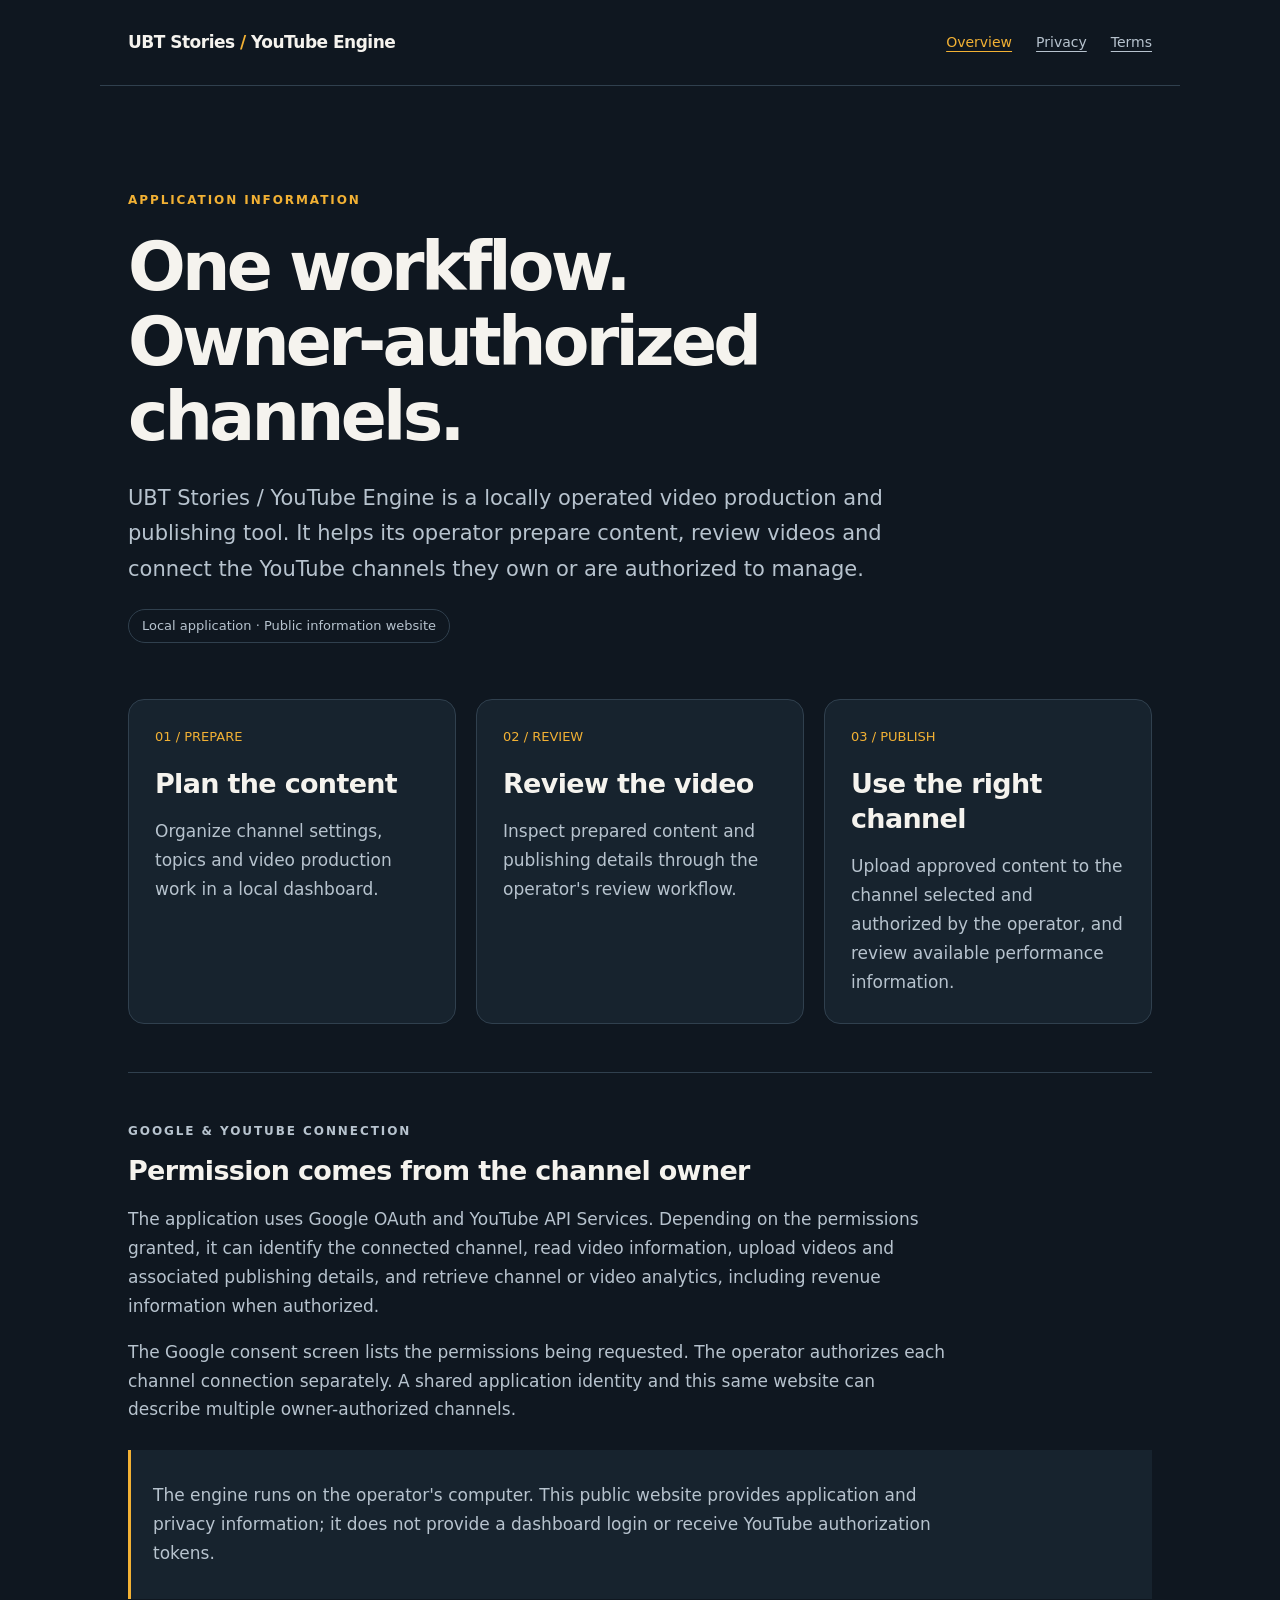
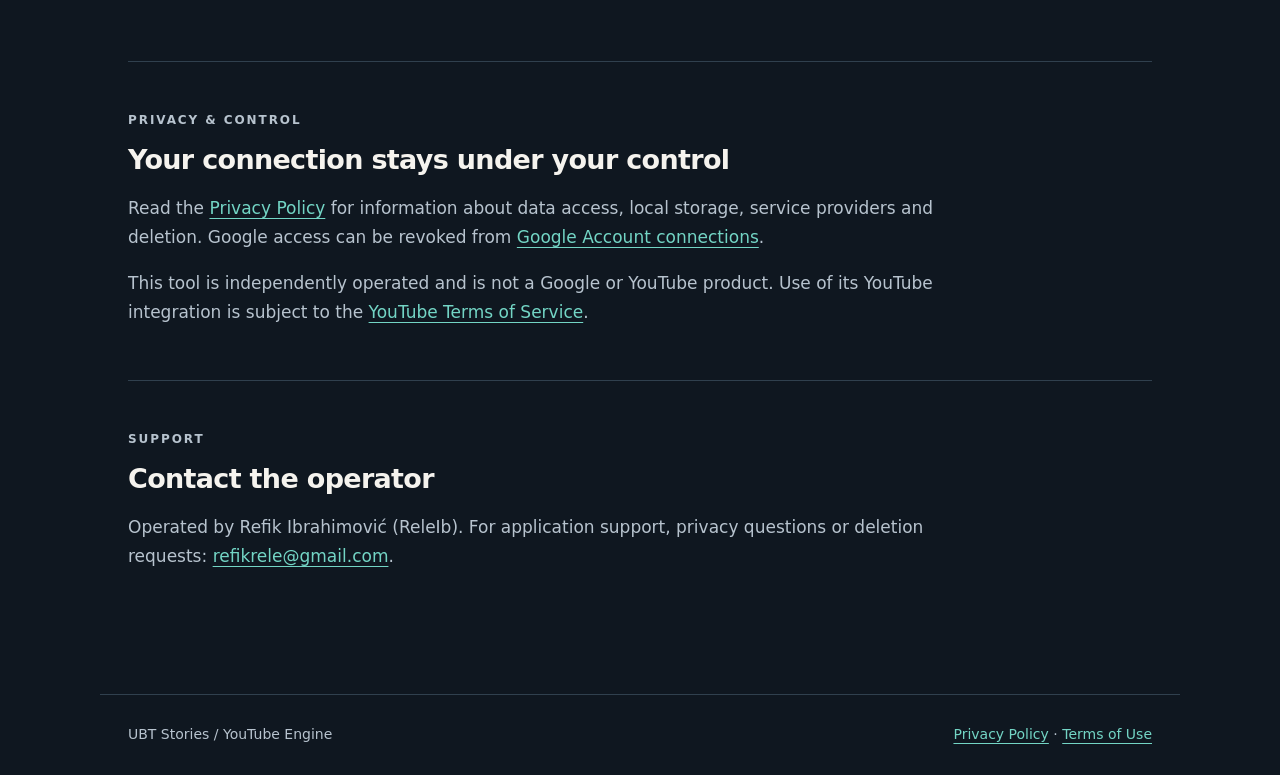
<file: index.html>
<!doctype html>
<html lang="en"><head><meta charset="utf-8"><meta name="viewport" content="width=device-width,initial-scale=1"><meta name="description" content="UBT Stories / YouTube Engine: public information about a locally operated workflow for preparing, reviewing and publishing videos to owner-authorized YouTube channels."><title>UBT Stories · YouTube Engine</title><link rel="stylesheet" href="styles.css"></head>
<body><a class="skip" href="#main">Skip to content</a><header><a class="brand" href="./">UBT Stories <span>/</span> YouTube Engine</a><nav aria-label="Main navigation"><a href="./" aria-current="page">Overview</a><a href="privacy.html">Privacy</a><a href="terms.html">Terms</a></nav></header>
<main id="main"><section class="hero"><p class="eyebrow">Application information</p><h1>One workflow.<br>Owner-authorized channels.</h1><p class="lead">UBT Stories / YouTube Engine is a locally operated video production and publishing tool. It helps its operator prepare content, review videos and connect the YouTube channels they own or are authorized to manage.</p><span class="tag">Local application · Public information website</span></section>
<div class="grid"><section class="card"><span class="number">01 / PREPARE</span><h2>Plan the content</h2><p>Organize channel settings, topics and video production work in a local dashboard.</p></section><section class="card"><span class="number">02 / REVIEW</span><h2>Review the video</h2><p>Inspect prepared content and publishing details through the operator's review workflow.</p></section><section class="card"><span class="number">03 / PUBLISH</span><h2>Use the right channel</h2><p>Upload approved content to the channel selected and authorized by the operator, and review available performance information.</p></section></div>
<section class="section"><p class="eyebrow">Google & YouTube connection</p><h2>Permission comes from the channel owner</h2><p>The application uses Google OAuth and YouTube API Services. Depending on the permissions granted, it can identify the connected channel, read video information, upload videos and associated publishing details, and retrieve channel or video analytics, including revenue information when authorized.</p><p>The Google consent screen lists the permissions being requested. The operator authorizes each channel connection separately. A shared application identity and this same website can describe multiple owner-authorized channels.</p><div class="note"><p>The engine runs on the operator's computer. This public website provides application and privacy information; it does not provide a dashboard login or receive YouTube authorization tokens.</p></div></section>
<section class="section"><p class="eyebrow">Privacy & control</p><h2>Your connection stays under your control</h2><p>Read the <a href="privacy.html">Privacy Policy</a> for information about data access, local storage, service providers and deletion. Google access can be revoked from <a href="https://myaccount.google.com/connections">Google Account connections</a>.</p><p>This tool is independently operated and is not a Google or YouTube product. Use of its YouTube integration is subject to the <a href="https://www.youtube.com/t/terms">YouTube Terms of Service</a>.</p></section>
<section class="section"><p class="eyebrow">Support</p><h2>Contact the operator</h2><p>Operated by Refik Ibrahimović (ReleIb). For application support, privacy questions or deletion requests: <a href="mailto:refikrele@gmail.com">refikrele@gmail.com</a>.</p></section></main>
<footer><span>UBT Stories / YouTube Engine</span><span><a href="privacy.html">Privacy Policy</a> · <a href="terms.html">Terms of Use</a></span></footer></body></html>
</file>
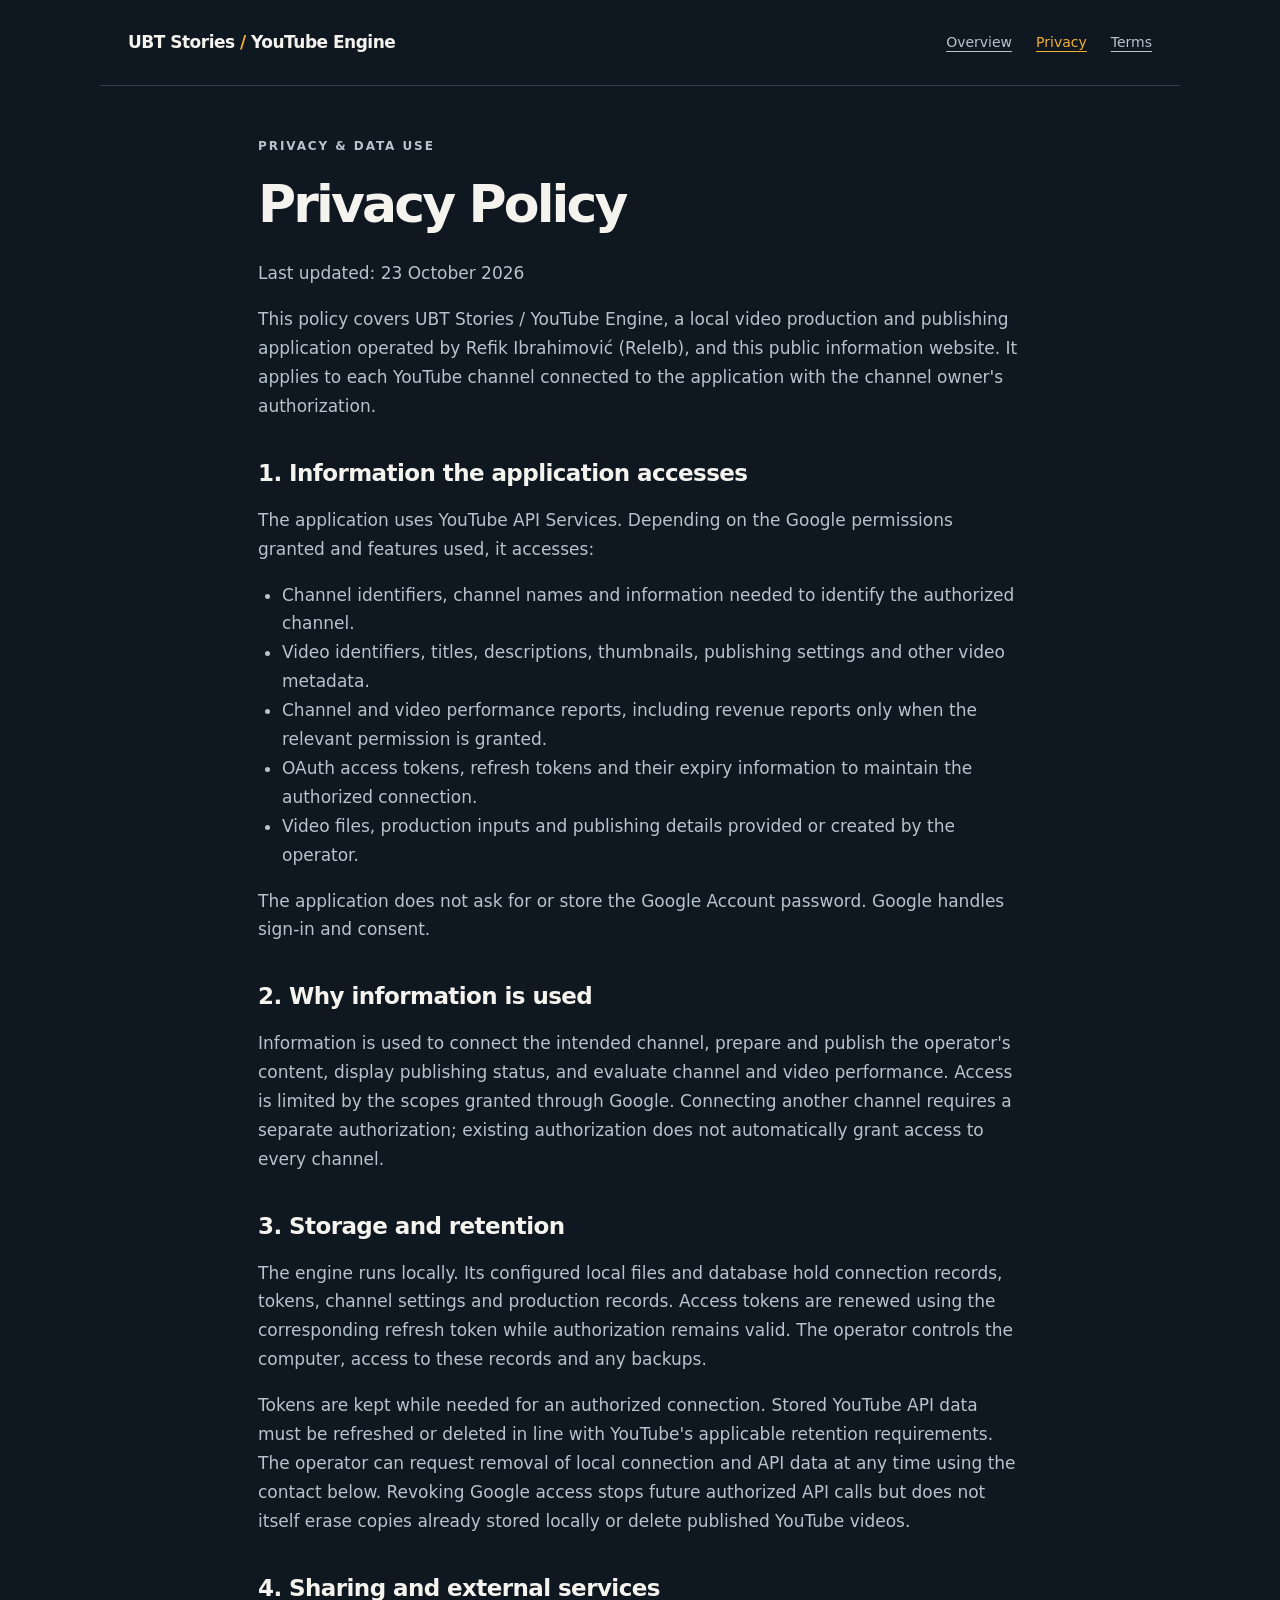
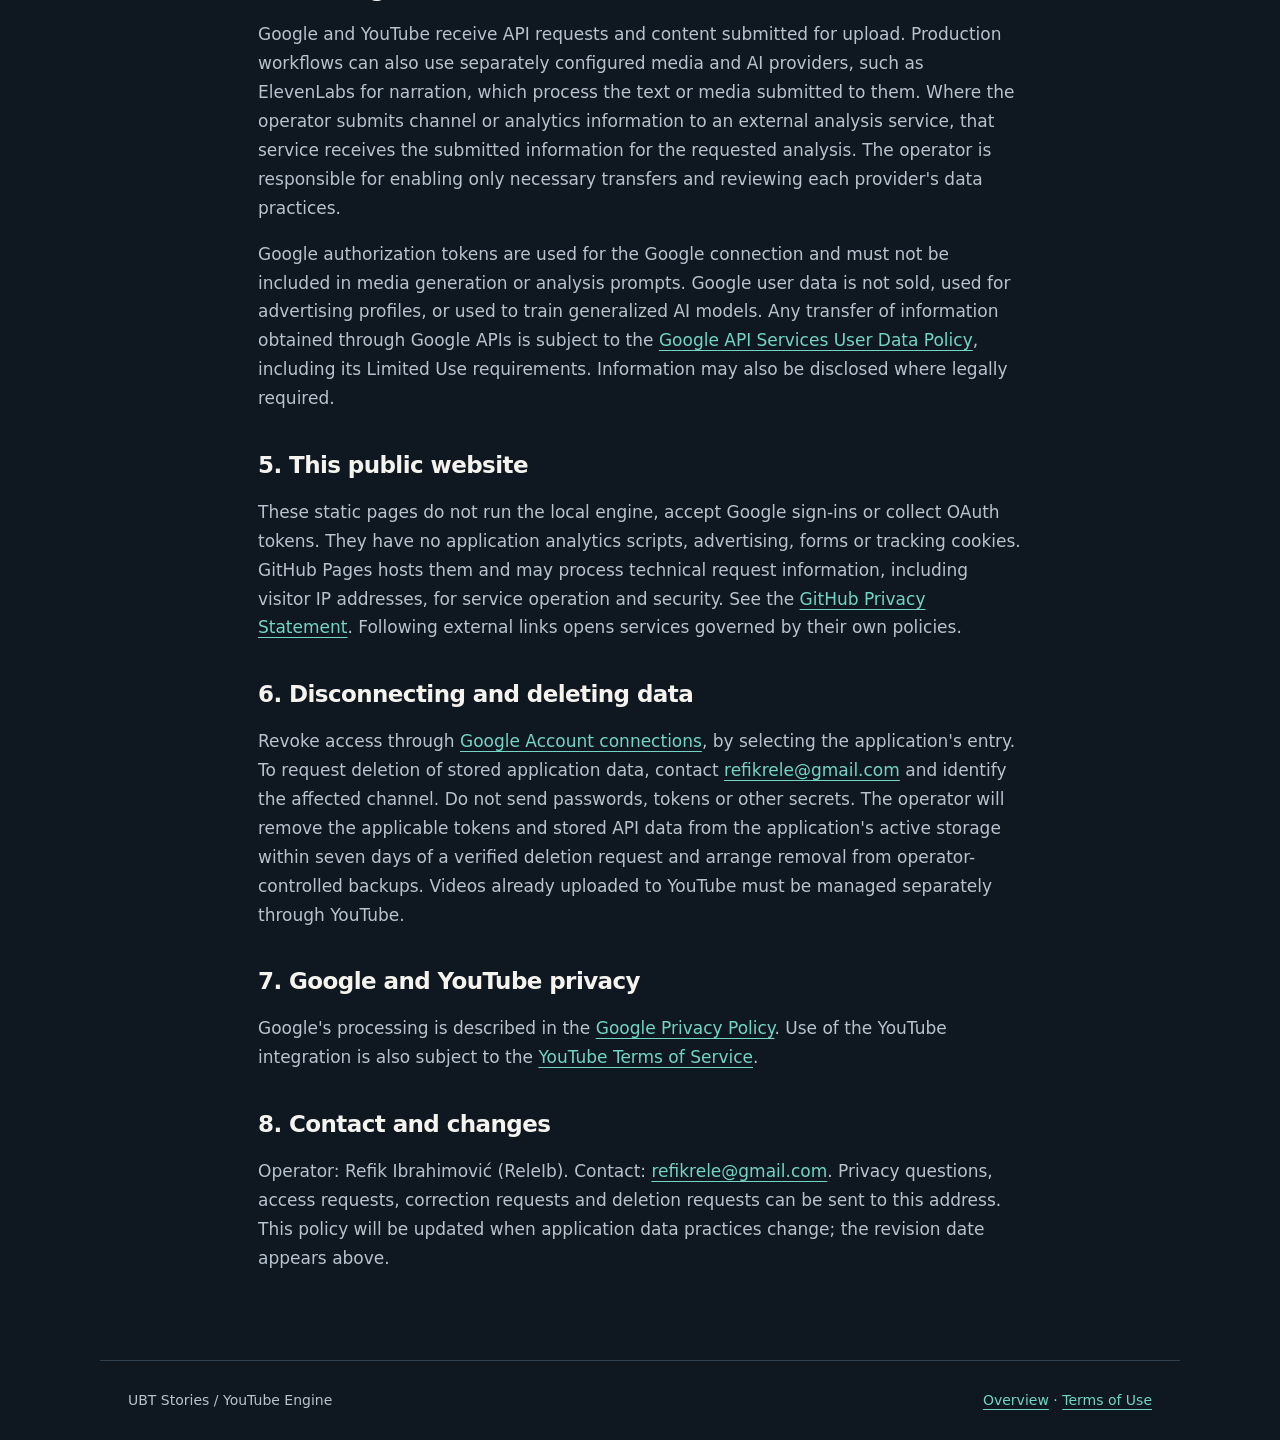
<file: privacy.html>
<!doctype html>
<html lang="en"><head><meta charset="utf-8"><meta name="viewport" content="width=device-width,initial-scale=1"><meta name="description" content="Privacy information for the UBT Stories / YouTube Engine local application and its Google and YouTube connections."><title>Privacy Policy · UBT Stories / YouTube Engine</title><link rel="stylesheet" href="styles.css"></head>
<body><a class="skip" href="#main">Skip to content</a><header><a class="brand" href="./">UBT Stories <span>/</span> YouTube Engine</a><nav aria-label="Main navigation"><a href="./">Overview</a><a href="privacy.html" aria-current="page">Privacy</a><a href="terms.html">Terms</a></nav></header><main id="main" class="legal"><p class="eyebrow">Privacy & data use</p><h1>Privacy Policy</h1><p>Last updated: 23 October 2026</p>
<p>This policy covers UBT Stories / YouTube Engine, a local video production and publishing application operated by Refik Ibrahimović (ReleIb), and this public information website. It applies to each YouTube channel connected to the application with the channel owner's authorization.</p>
<h2>1. Information the application accesses</h2><p>The application uses YouTube API Services. Depending on the Google permissions granted and features used, it accesses:</p><ul><li>Channel identifiers, channel names and information needed to identify the authorized channel.</li><li>Video identifiers, titles, descriptions, thumbnails, publishing settings and other video metadata.</li><li>Channel and video performance reports, including revenue reports only when the relevant permission is granted.</li><li>OAuth access tokens, refresh tokens and their expiry information to maintain the authorized connection.</li><li>Video files, production inputs and publishing details provided or created by the operator.</li></ul><p>The application does not ask for or store the Google Account password. Google handles sign-in and consent.</p>
<h2>2. Why information is used</h2><p>Information is used to connect the intended channel, prepare and publish the operator's content, display publishing status, and evaluate channel and video performance. Access is limited by the scopes granted through Google. Connecting another channel requires a separate authorization; existing authorization does not automatically grant access to every channel.</p>
<h2>3. Storage and retention</h2><p>The engine runs locally. Its configured local files and database hold connection records, tokens, channel settings and production records. Access tokens are renewed using the corresponding refresh token while authorization remains valid. The operator controls the computer, access to these records and any backups.</p><p>Tokens are kept while needed for an authorized connection. Stored YouTube API data must be refreshed or deleted in line with YouTube's applicable retention requirements. The operator can request removal of local connection and API data at any time using the contact below. Revoking Google access stops future authorized API calls but does not itself erase copies already stored locally or delete published YouTube videos.</p>
<h2>4. Sharing and external services</h2><p>Google and YouTube receive API requests and content submitted for upload. Production workflows can also use separately configured media and AI providers, such as ElevenLabs for narration, which process the text or media submitted to them. Where the operator submits channel or analytics information to an external analysis service, that service receives the submitted information for the requested analysis. The operator is responsible for enabling only necessary transfers and reviewing each provider's data practices.</p><p>Google authorization tokens are used for the Google connection and must not be included in media generation or analysis prompts. Google user data is not sold, used for advertising profiles, or used to train generalized AI models. Any transfer of information obtained through Google APIs is subject to the <a href="https://developers.google.com/terms/api-services-user-data-policy">Google API Services User Data Policy</a>, including its Limited Use requirements. Information may also be disclosed where legally required.</p>
<h2>5. This public website</h2><p>These static pages do not run the local engine, accept Google sign-ins or collect OAuth tokens. They have no application analytics scripts, advertising, forms or tracking cookies. GitHub Pages hosts them and may process technical request information, including visitor IP addresses, for service operation and security. See the <a href="https://docs.github.com/en/site-policy/privacy-policies/github-general-privacy-statement">GitHub Privacy Statement</a>. Following external links opens services governed by their own policies.</p>
<h2>6. Disconnecting and deleting data</h2><p>Revoke access through <a href="https://myaccount.google.com/connections">Google Account connections</a>, by selecting the application's entry. To request deletion of stored application data, contact <a href="mailto:refikrele@gmail.com">refikrele@gmail.com</a> and identify the affected channel. Do not send passwords, tokens or other secrets. The operator will remove the applicable tokens and stored API data from the application's active storage within seven days of a verified deletion request and arrange removal from operator-controlled backups. Videos already uploaded to YouTube must be managed separately through YouTube.</p>
<h2>7. Google and YouTube privacy</h2><p>Google's processing is described in the <a href="https://policies.google.com/privacy">Google Privacy Policy</a>. Use of the YouTube integration is also subject to the <a href="https://www.youtube.com/t/terms">YouTube Terms of Service</a>.</p>
<h2>8. Contact and changes</h2><p>Operator: Refik Ibrahimović (ReleIb). Contact: <a href="mailto:refikrele@gmail.com">refikrele@gmail.com</a>. Privacy questions, access requests, correction requests and deletion requests can be sent to this address. This policy will be updated when application data practices change; the revision date appears above.</p></main><footer><span>UBT Stories / YouTube Engine</span><span><a href="./">Overview</a> · <a href="terms.html">Terms of Use</a></span></footer></body></html>
</file>
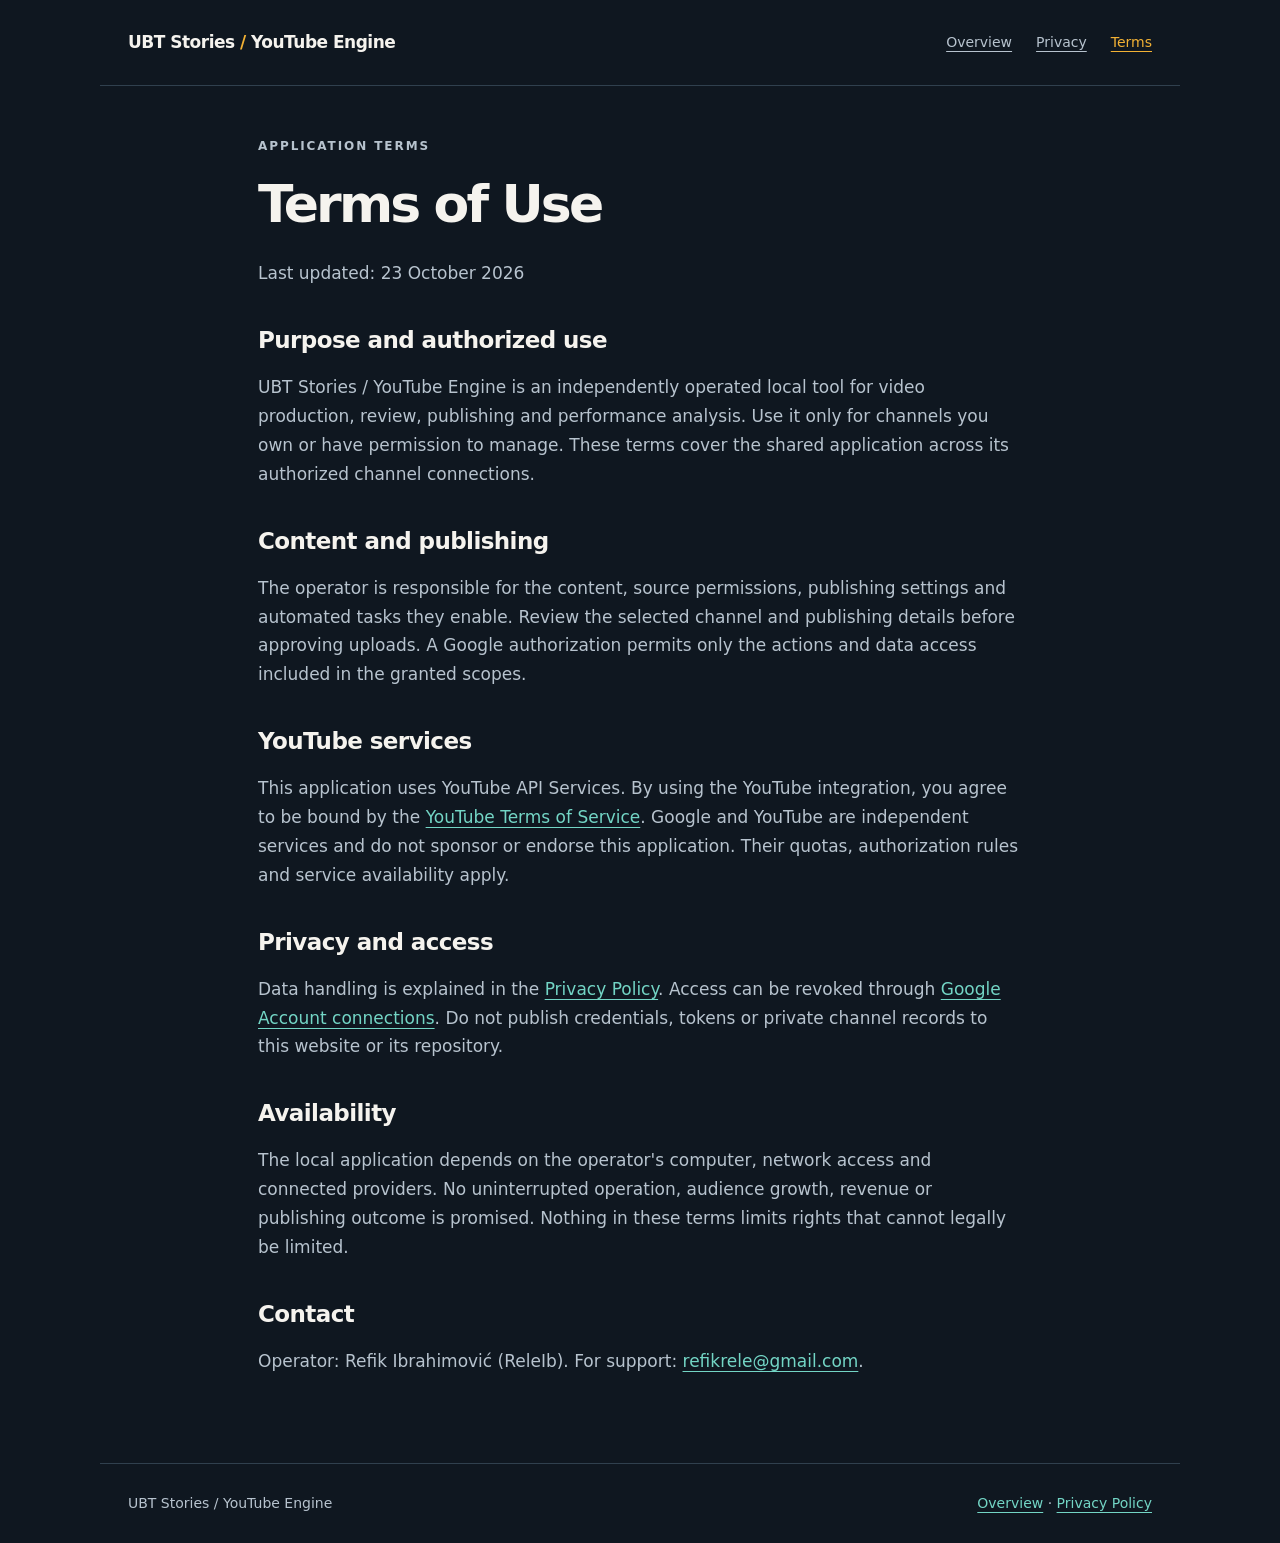
<file: terms.html>
<!doctype html>
<html lang="en"><head><meta charset="utf-8"><meta name="viewport" content="width=device-width,initial-scale=1"><meta name="description" content="Terms for the locally operated UBT Stories / YouTube Engine application."><title>Terms of Use · UBT Stories / YouTube Engine</title><link rel="stylesheet" href="styles.css"></head><body><a class="skip" href="#main">Skip to content</a><header><a class="brand" href="./">UBT Stories <span>/</span> YouTube Engine</a><nav aria-label="Main navigation"><a href="./">Overview</a><a href="privacy.html">Privacy</a><a href="terms.html" aria-current="page">Terms</a></nav></header><main id="main" class="legal"><p class="eyebrow">Application terms</p><h1>Terms of Use</h1><p>Last updated: 23 October 2026</p><h2>Purpose and authorized use</h2><p>UBT Stories / YouTube Engine is an independently operated local tool for video production, review, publishing and performance analysis. Use it only for channels you own or have permission to manage. These terms cover the shared application across its authorized channel connections.</p><h2>Content and publishing</h2><p>The operator is responsible for the content, source permissions, publishing settings and automated tasks they enable. Review the selected channel and publishing details before approving uploads. A Google authorization permits only the actions and data access included in the granted scopes.</p><h2>YouTube services</h2><p>This application uses YouTube API Services. By using the YouTube integration, you agree to be bound by the <a href="https://www.youtube.com/t/terms">YouTube Terms of Service</a>. Google and YouTube are independent services and do not sponsor or endorse this application. Their quotas, authorization rules and service availability apply.</p><h2>Privacy and access</h2><p>Data handling is explained in the <a href="privacy.html">Privacy Policy</a>. Access can be revoked through <a href="https://myaccount.google.com/connections">Google Account connections</a>. Do not publish credentials, tokens or private channel records to this website or its repository.</p><h2>Availability</h2><p>The local application depends on the operator's computer, network access and connected providers. No uninterrupted operation, audience growth, revenue or publishing outcome is promised. Nothing in these terms limits rights that cannot legally be limited.</p><h2>Contact</h2><p>Operator: Refik Ibrahimović (ReleIb). For support: <a href="mailto:refikrele@gmail.com">refikrele@gmail.com</a>.</p></main><footer><span>UBT Stories / YouTube Engine</span><span><a href="./">Overview</a> · <a href="privacy.html">Privacy Policy</a></span></footer></body></html>
</file>
<file: styles.css>
:root{color-scheme:dark;--bg:#0f1720;--panel:#17232e;--text:#f5f3ee;--muted:#b7c3ce;--line:#30404e;--accent:#f2b134;--teal:#73d5c5}*{box-sizing:border-box}html{scroll-behavior:smooth}body{margin:0;background:var(--bg);color:var(--text);font:17px/1.7 system-ui,-apple-system,BlinkMacSystemFont,"Segoe UI",sans-serif}a{color:var(--teal);text-underline-offset:4px}a:hover{color:#fff}a:focus-visible{outline:3px solid var(--accent);outline-offset:5px}header,main,footer{max-width:1080px;margin:auto;padding:28px 28px}header{display:flex;align-items:center;justify-content:space-between;gap:24px;border-bottom:1px solid var(--line)}.brand{font-weight:750;color:var(--text);text-decoration:none;letter-spacing:-.03em}.brand span{color:var(--accent)}nav{display:flex;flex-wrap:wrap;gap:12px 24px;font-size:14px}nav a{color:var(--muted)}nav a[aria-current=page]{color:var(--accent)}.eyebrow{font-size:12px;text-transform:uppercase;letter-spacing:.16em;color:var(--accent);font-weight:700}.hero{padding:64px 0 40px;max-width:850px}h1{font-size:clamp(36px,6vw,68px);line-height:1.1;letter-spacing:-.055em;margin:20px 0 26px}h2{font-size:27px;line-height:1.3;letter-spacing:-.025em;margin:0 0 16px}h3{font-size:20px;line-height:1.4;margin:0 0 12px}.lead{font-size:21px;color:var(--muted);max-width:760px}.tag{display:inline-block;border:1px solid var(--line);border-radius:100px;padding:5px 13px;font-size:13px;color:var(--muted)}.grid{display:grid;grid-template-columns:repeat(3,1fr);gap:20px;margin:16px 0 48px}.card{padding:26px;background:var(--panel);border:1px solid var(--line);border-radius:16px}.card p{margin:0;color:var(--muted)}.number{color:var(--accent);font-size:13px;display:block;margin-bottom:18px}.section{padding:36px 0;border-top:1px solid var(--line)}.section p{max-width:820px;color:var(--muted)}.note{border-left:3px solid var(--accent);padding:14px 22px;background:var(--panel);margin:26px 0}.legal{max-width:820px;padding-top:38px}.legal h1{font-size:clamp(36px,5vw,52px)}.legal h2{margin-top:38px;font-size:23px}.legal p,.legal li{color:var(--muted)}.legal ul{padding-left:24px}.legal .note p{margin:0}footer{border-top:1px solid var(--line);margin-top:42px;color:var(--muted);font-size:14px;display:flex;justify-content:space-between;gap:22px;flex-wrap:wrap}.skip{position:absolute;left:16px;top:-100px;padding:8px 16px;background:#fff;color:#111}.skip:focus{top:12px}code{overflow-wrap:anywhere;color:#eee}@media(max-width:700px){header{align-items:flex-start;flex-direction:column;gap:12px}.grid{grid-template-columns:1fr;gap:12px}.hero{padding:38px 0 22px}header,main,footer{padding-left:22px;padding-right:22px}.lead{font-size:19px}.card{padding:22px}footer{flex-direction:column}}
</file>
